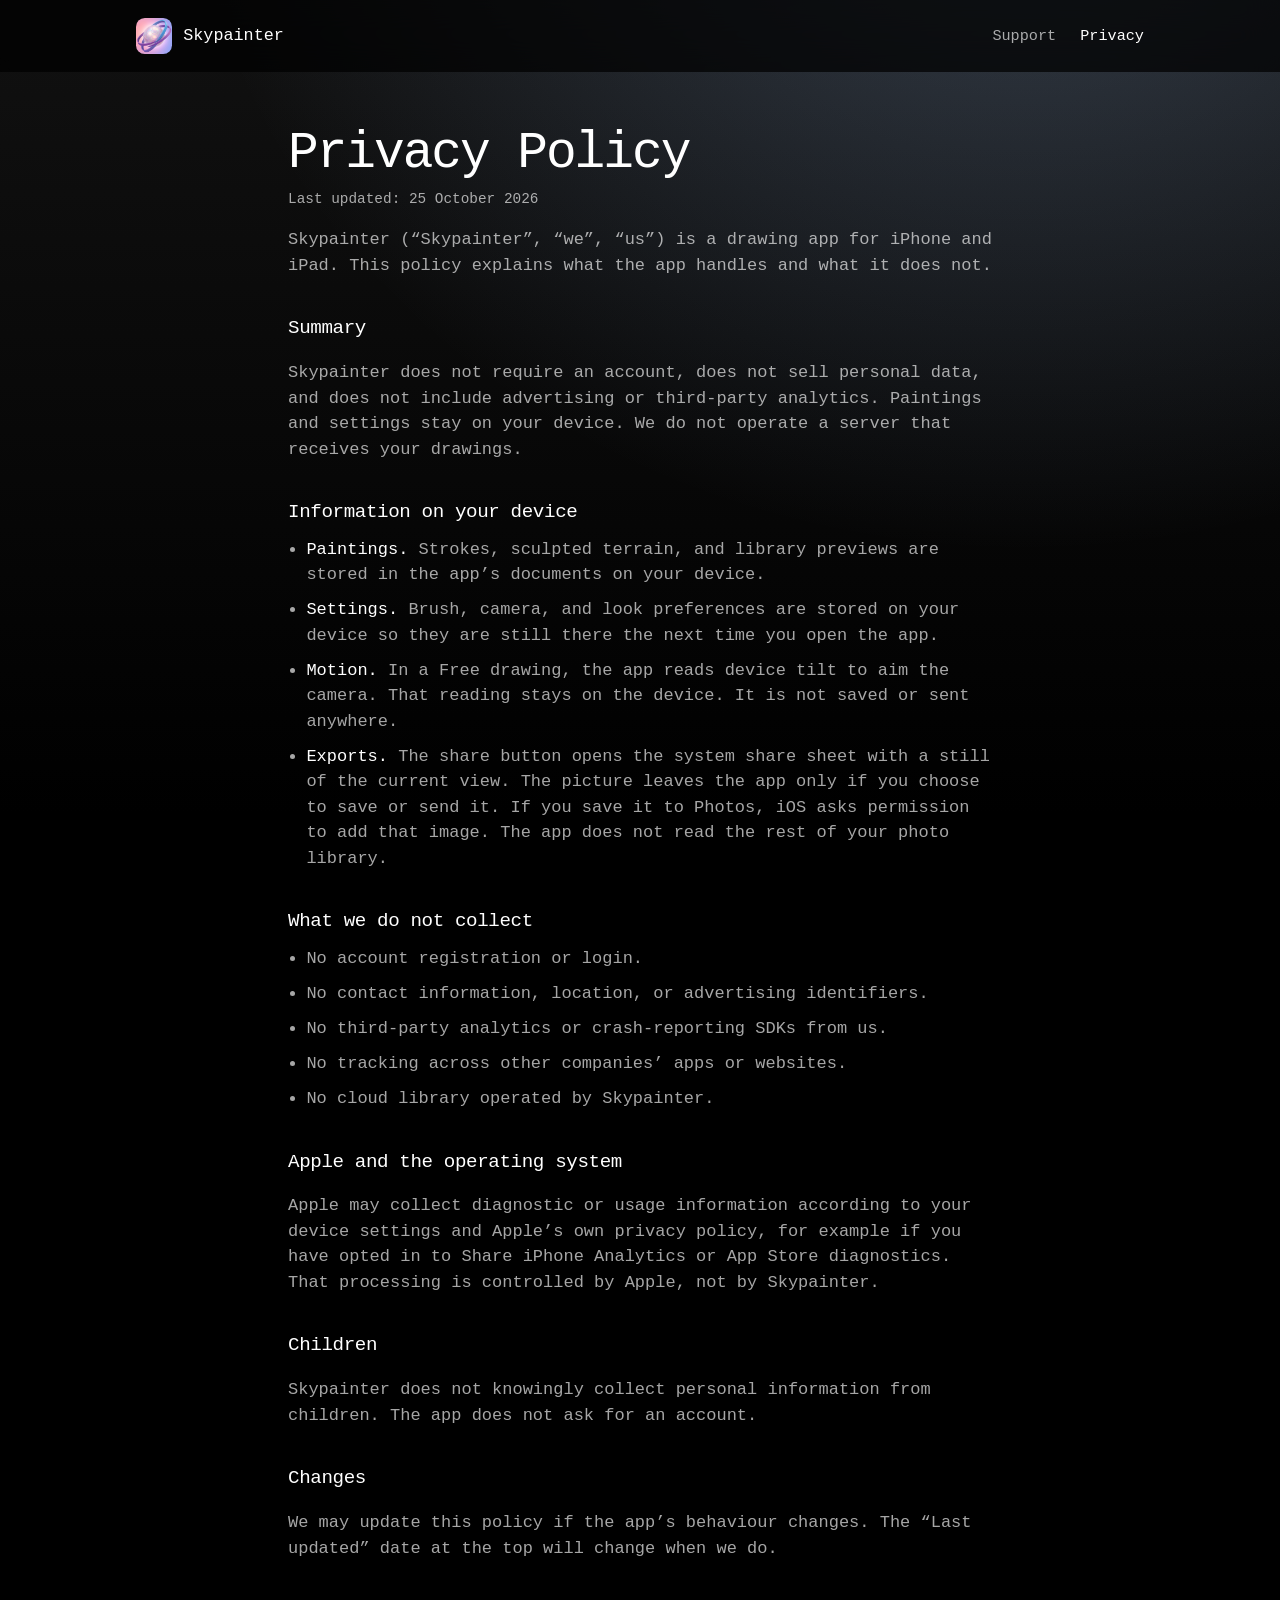
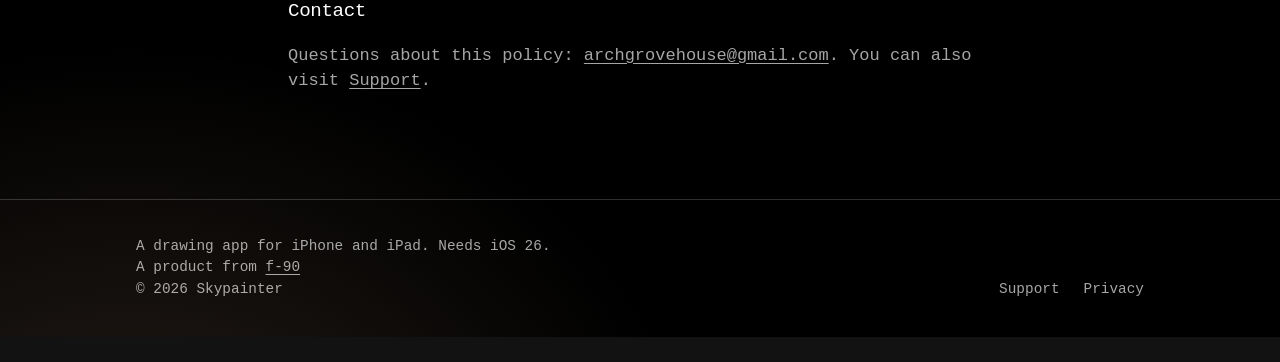
<file: privacy/index.html>
<!doctype html>
<html lang="en">
  <head>
    <meta charset="UTF-8" />
    <meta name="viewport" content="width=device-width, initial-scale=1" />
    <title>Privacy Policy — Skypainter</title>
    <meta name="description" content="Privacy policy for Skypainter on iOS." />
    <link rel="canonical" href="https://skypainter.f-90.co.uk/privacy/" />
    <link rel="icon" href="../assets/favicon-32.png?v=3" type="image/png" sizes="32x32" />
    <link rel="icon" href="../assets/app-icon-64.png?v=3" type="image/png" sizes="64x64" />
    <link rel="apple-touch-icon" href="../assets/apple-touch-icon.png?v=3" />
    <link rel="stylesheet" href="../styles.css?v=13" />
  </head>
  <body>
    <header class="siteHeader">
      <div class="frame">
        <a class="brand" href="../">
          <img
            class="brandIcon"
            src="../assets/app-icon-256.png?v=3"
            width="256"
            height="256"
            alt=""
          />
          <span class="brandName">Skypainter</span>
        </a>
        <nav class="nav" aria-label="Primary">
          <a href="../support/">Support</a>
          <a href="./" aria-current="page">Privacy</a>
        </nav>
      </div>
    </header>

    <main>
      <article class="doc">
        <h1>Privacy Policy</h1>
        <p class="meta">Last updated: 25 October 2026</p>
        <p>
          Skypainter (“Skypainter”, “we”, “us”) is a drawing app for iPhone and
          iPad. This policy explains what the app handles and what it does not.
        </p>

        <h2>Summary</h2>
        <p>
          Skypainter does not require an account, does not sell personal data,
          and does not include advertising or third-party analytics. Paintings
          and settings stay on your device. We do not operate a server that
          receives your drawings.
        </p>

        <h2>Information on your device</h2>
        <ul>
          <li>
            <strong>Paintings.</strong> Strokes, sculpted terrain, and library
            previews are stored in the app’s documents on your device.
          </li>
          <li>
            <strong>Settings.</strong> Brush, camera, and look preferences are
            stored on your device so they are still there the next time you
            open the app.
          </li>
          <li>
            <strong>Motion.</strong> In a Free drawing, the app reads device
            tilt to aim the camera. That reading stays on the device. It is not
            saved or sent anywhere.
          </li>
          <li>
            <strong>Exports.</strong> The share button opens the system share
            sheet with a still of the current view. The picture leaves the app
            only if you choose to save or send it. If you save it to Photos,
            iOS asks permission to add that image. The app does not read the
            rest of your photo library.
          </li>
        </ul>

        <h2>What we do not collect</h2>
        <ul>
          <li>No account registration or login.</li>
          <li>No contact information, location, or advertising identifiers.</li>
          <li>No third-party analytics or crash-reporting SDKs from us.</li>
          <li>No tracking across other companies’ apps or websites.</li>
          <li>No cloud library operated by Skypainter.</li>
        </ul>

        <h2>Apple and the operating system</h2>
        <p>
          Apple may collect diagnostic or usage information according to your
          device settings and Apple’s own privacy policy, for example if you
          have opted in to Share iPhone Analytics or App Store diagnostics.
          That processing is controlled by Apple, not by Skypainter.
        </p>

        <h2>Children</h2>
        <p>
          Skypainter does not knowingly collect personal information from
          children. The app does not ask for an account.
        </p>

        <h2>Changes</h2>
        <p>
          We may update this policy if the app’s behaviour changes. The “Last
          updated” date at the top will change when we do.
        </p>

        <h2>Contact</h2>
        <p>
          Questions about this policy:
          <a href="mailto:archgrovehouse@gmail.com">archgrovehouse@gmail.com</a>.
          You can also visit <a href="../support/">Support</a>.
        </p>
      </article>
    </main>

    <footer class="siteFooter">
      <div class="frame">
        <div>
          <p>A drawing app for iPhone and iPad. Needs iOS 26.</p>
          <p>
            A product from
            <a href="https://f-90.co.uk">f-90</a>
          </p>
          <p>© <span id="y"></span> Skypainter</p>
        </div>
        <nav class="footerLinks" aria-label="Legal">
          <a href="../support/">Support</a>
          <a href="./">Privacy</a>
        </nav>
      </div>
    </footer>
    <script src="../site.js"></script>
  </body>
</html>
</file>
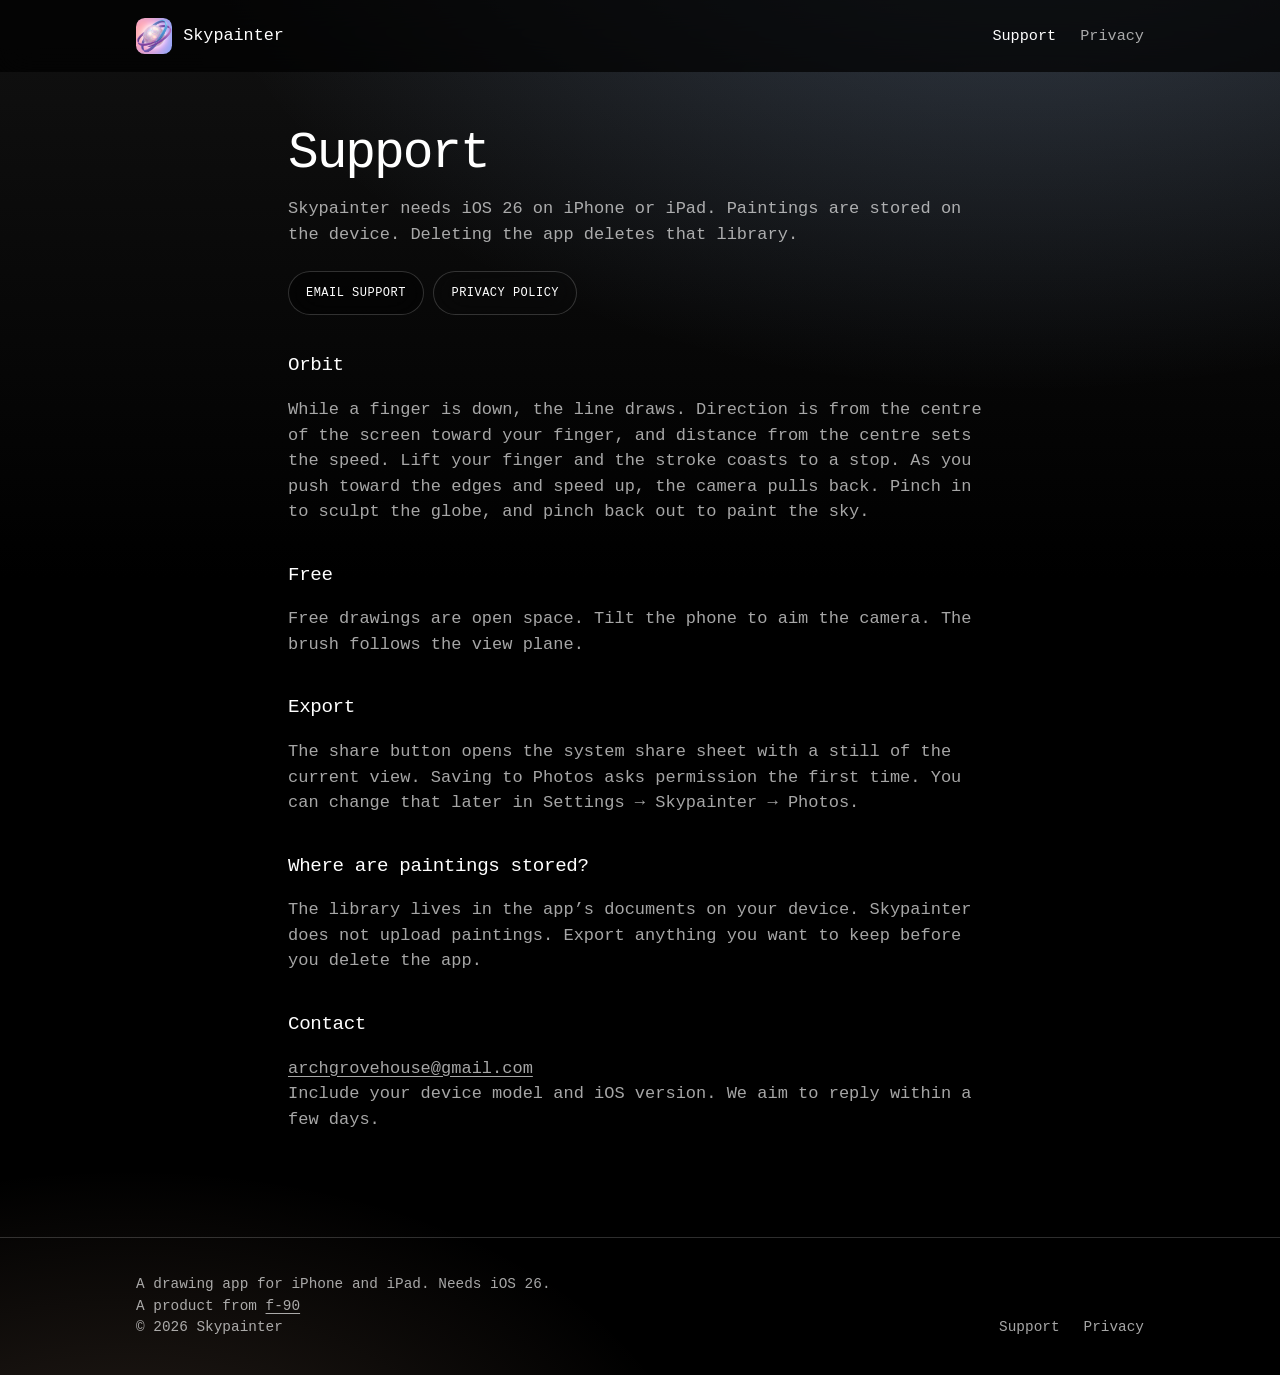
<file: support/index.html>
<!doctype html>
<html lang="en">
  <head>
    <meta charset="UTF-8" />
    <meta name="viewport" content="width=device-width, initial-scale=1" />
    <title>Support — Skypainter</title>
    <meta name="description" content="Support and contact for Skypainter on iOS." />
    <link rel="canonical" href="https://skypainter.f-90.co.uk/support/" />
    <link rel="icon" href="../assets/favicon-32.png?v=3" type="image/png" sizes="32x32" />
    <link rel="icon" href="../assets/app-icon-64.png?v=3" type="image/png" sizes="64x64" />
    <link rel="apple-touch-icon" href="../assets/apple-touch-icon.png?v=3" />
    <link rel="stylesheet" href="../styles.css?v=13" />
  </head>
  <body>
    <header class="siteHeader">
      <div class="frame">
        <a class="brand" href="../">
          <img
            class="brandIcon"
            src="../assets/app-icon-256.png?v=3"
            width="256"
            height="256"
            alt=""
          />
          <span class="brandName">Skypainter</span>
        </a>
        <nav class="nav" aria-label="Primary">
          <a href="./" aria-current="page">Support</a>
          <a href="../privacy/">Privacy</a>
        </nav>
      </div>
    </header>

    <main>
      <article class="doc">
        <h1>Support</h1>
        <p>
          Skypainter needs iOS 26 on iPhone or iPad. Paintings are stored on
          the device. Deleting the app deletes that library.
        </p>

        <div class="actions">
          <a
            class="button"
            href="mailto:archgrovehouse@gmail.com?subject=Skypainter%20support"
          >
            Email support
          </a>
          <a class="button secondary" href="../privacy/">Privacy Policy</a>
        </div>

        <h2>Orbit</h2>
        <p>
          While a finger is down, the line draws. Direction is from the centre
          of the screen toward your finger, and distance from the centre sets
          the speed. Lift your finger and the stroke coasts to a stop. As you
          push toward the edges and speed up, the camera pulls back. Pinch in
          to sculpt the globe, and pinch back out to paint the sky.
        </p>

        <h2>Free</h2>
        <p>
          Free drawings are open space. Tilt the phone to aim the camera. The
          brush follows the view plane.
        </p>

        <h2>Export</h2>
        <p>
          The share button opens the system share sheet with a still of the
          current view. Saving to Photos asks permission the first time. You
          can change that later in Settings → Skypainter → Photos.
        </p>

        <h2>Where are paintings stored?</h2>
        <p>
          The library lives in the app’s documents on your device. Skypainter
          does not upload paintings. Export anything you want to keep before
          you delete the app.
        </p>

        <h2>Contact</h2>
        <p>
          <a href="mailto:archgrovehouse@gmail.com">archgrovehouse@gmail.com</a>
          <br />
          Include your device model and iOS version. We aim to reply within a
          few days.
        </p>
      </article>
    </main>

    <footer class="siteFooter">
      <div class="frame">
        <div>
          <p>A drawing app for iPhone and iPad. Needs iOS 26.</p>
          <p>
            A product from
            <a href="https://f-90.co.uk">f-90</a>
          </p>
          <p>© <span id="y"></span> Skypainter</p>
        </div>
        <nav class="footerLinks" aria-label="Legal">
          <a href="./">Support</a>
          <a href="../privacy/">Privacy</a>
        </nav>
      </div>
    </footer>
    <script src="../site.js"></script>
  </body>
</html>
</file>
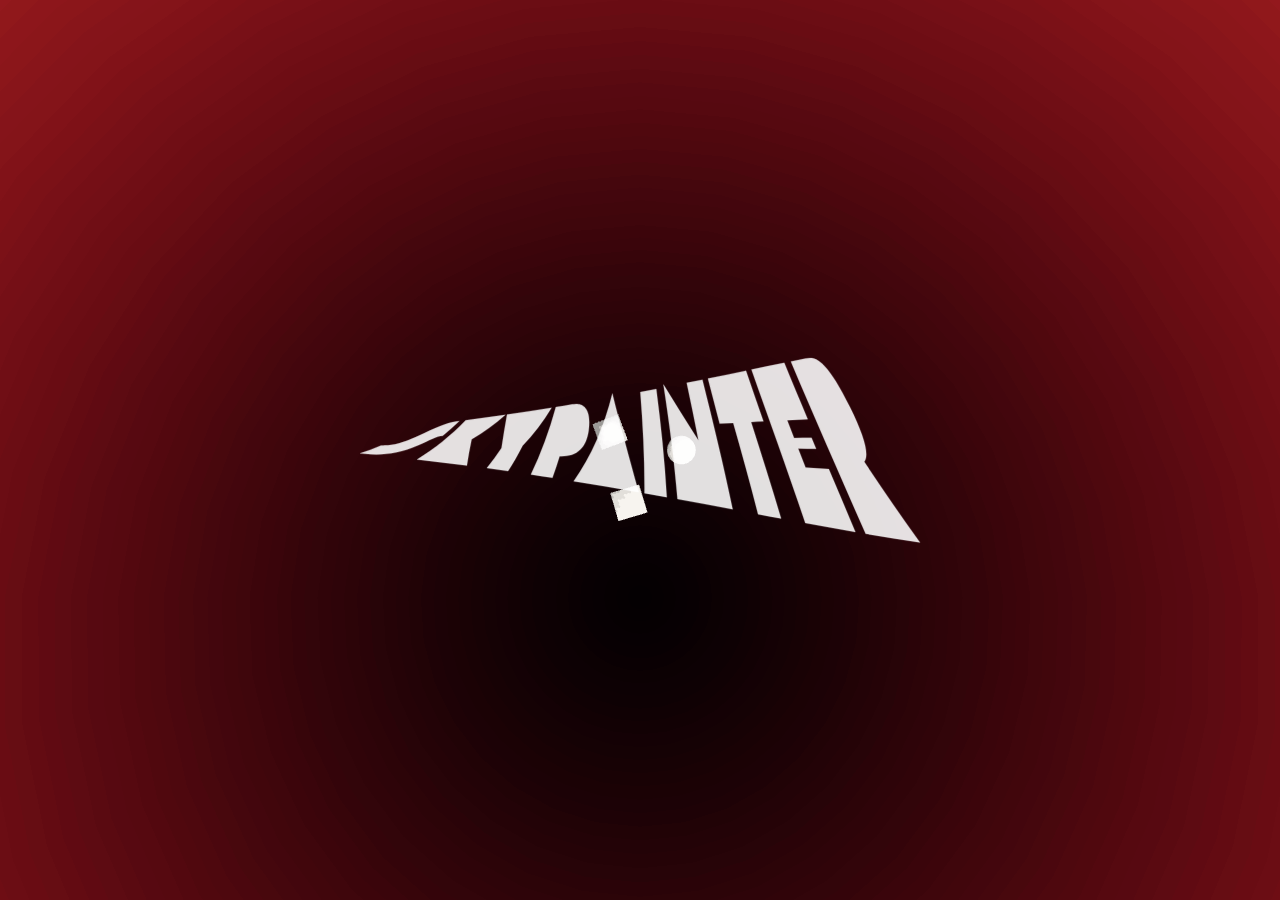
<file: web/index.html>
<!doctype html>
<html lang="en">
  <head>
    <meta charset="UTF-8" />
    <link rel="icon" type="image/png" sizes="32x32" href="/web/favicon-32.png" />
    <link rel="icon" type="image/png" sizes="64x64" href="/web/favicon-64.png" />
    <link rel="apple-touch-icon" href="/web/apple-touch-icon.png" />
    <meta
      name="viewport"
      content="width=device-width, initial-scale=1.0, maximum-scale=1.0, user-scalable=no, viewport-fit=cover"
    />
    <meta name="apple-mobile-web-app-capable" content="yes" />
    <meta name="theme-color" content="#000000" />
    <title>Skypainter</title>
    <script type="module" crossorigin src="/web/assets/index-CgEptqzo.js"></script>
    <link rel="stylesheet" crossorigin href="/web/assets/index-CdPwsW4W.css">
  </head>
  <body>
    <div id="app">
      <canvas id="viewport"></canvas>
      <div id="home" hidden></div>
      <div id="chrome" hidden></div>
      <div id="sheet" hidden></div>
    </div>
  </body>
</html>
</file>
<file: styles.css>
:root {
  color-scheme: dark;
  --ink: #ffffff;
  --ink-dim: rgba(255, 255, 255, 0.65);
  --muted: rgba(255, 255, 255, 0.65);
  --line: rgba(255, 255, 255, 0.18);
  --bg: #000000;
  --bg-rise: #111111;
  --card: rgba(8, 8, 8, 0.92);
  --dawn: #f3c2a0;
  --sky: #9ec0ef;
  --accent: #34dba0;
  --glass: rgba(0, 0, 0, 0.45);
  --glass-strong: rgba(255, 255, 255, 0.92);
  --glass-border: rgba(255, 255, 255, 0.18);
  --gap: 8px;
  --icon: 44px;
  --space-xs: 0.35rem;
  --space-s: 0.6rem;
  --space-m: 1rem;
  --space-l: 1.5rem;
  --space-xl: 2.25rem;
  --space-2xl: 3.5rem;
  --space-3xl: 5.5rem;
  --radius: 1.25rem;
  --page-pad: clamp(1.25rem, 4vw, 2.5rem);
  --content: 68rem;
  --font: "SF Pro Mono", "SF Mono", ui-monospace, Menlo, monospace;
  --measure: 40rem;
  font-family: var(--font);
  font-weight: 400;
  font-synthesis: none;
  text-rendering: optimizeLegibility;
  -webkit-font-smoothing: antialiased;
}

*,
*::before,
*::after {
  box-sizing: border-box;
  font-family: inherit;
  font-weight: inherit;
}

html {
  color-scheme: dark;
}

body {
  margin: 0;
  min-height: 100vh;
  color: var(--ink);
  background:
    radial-gradient(120% 70% at 80% -10%, color-mix(in srgb, var(--sky) 28%, transparent), transparent 55%),
    radial-gradient(90% 50% at 10% 110%, color-mix(in srgb, var(--dawn) 16%, transparent), transparent 50%),
    linear-gradient(180deg, var(--bg-rise), var(--bg) 42%);
  font-family: var(--font);
  font-size: 1.0625rem;
  font-weight: 400;
  line-height: 1.5;
  letter-spacing: 0;
}

img {
  max-width: 100%;
  height: auto;
}

a {
  color: inherit;
  text-underline-offset: 0.18em;

  &:hover {
    color: var(--dawn);
  }

  &:focus-visible {
    outline: 2px solid var(--sky);
    outline-offset: 3px;
  }
}

.frame {
  width: min(100%, var(--content));
  margin-inline: auto;
  padding-inline: var(--page-pad);
}

.siteHeader {
  position: sticky;
  top: 0;
  z-index: 2;
  background: color-mix(in srgb, var(--bg) 72%, transparent);
  backdrop-filter: blur(16px);

  & .frame {
    display: flex;
    align-items: center;
    justify-content: space-between;
    gap: var(--space-m);
    min-height: 4.5rem;
  }
}

.brand {
  display: inline-flex;
  align-items: center;
  gap: 0.7rem;
  color: var(--ink);
  font-weight: 400;
  letter-spacing: 0;
  text-decoration: none;

  &:hover {
    color: var(--ink);
  }
}

.brandIcon {
  width: 2.25rem;
  height: 2.25rem;
  border-radius: 0.55rem;
}

.brandName {
  font-size: 1.05rem;
}

.nav {
  display: flex;
  gap: var(--space-l);

  & a {
    color: var(--muted);
    font-size: 0.95rem;
    text-decoration: none;

    &[aria-current="page"] {
      color: var(--ink);
    }
  }
}

.hero {
  padding-block: var(--space-3xl) var(--space-2xl);

  & .frame {
    display: grid;
    gap: var(--space-l);
    max-width: calc(var(--measure) + (var(--page-pad) * 2));
  }

  & h1 {
    margin: 0;
    max-width: 12ch;
    font-size: clamp(2.6rem, 7vw, 4.4rem);
    font-weight: 400;
    line-height: 0.98;
    letter-spacing: -0.045em;
    background: linear-gradient(115deg, var(--dawn) 8%, var(--ink) 42%, var(--sky) 88%);
    -webkit-background-clip: text;
    background-clip: text;
    color: transparent;
  }
}

.eyebrow {
  margin: 0;
  color: var(--dawn);
  font-size: 0.82rem;
  font-weight: 400;
  letter-spacing: 0.12em;
  text-transform: uppercase;
}

.lede {
  margin: 0;
  max-width: 36rem;
  color: var(--muted);
  font-size: 1.2rem;
  line-height: 1.45;
}

.points {
  padding-bottom: var(--space-3xl);

  & ul {
    display: grid;
    gap: var(--space-m);
    margin: 0;
    padding: 0;
    list-style: none;
  }

  & li {
    padding: var(--space-l);
    border: 1px solid var(--line);
    border-radius: var(--radius);
    background: var(--card);
  }

  & h2 {
    margin: 0 0 var(--space-xs);
    font-size: 1.15rem;
    font-weight: 400;
    letter-spacing: -0.03em;
  }

  & p {
    margin: 0;
    color: var(--muted);
  }
}

@media (min-width: 48rem) {
  .points ul {
    grid-template-columns: repeat(3, 1fr);
  }
}

.doc {
  width: min(100%, calc(44rem + (var(--page-pad) * 2)));
  margin-inline: auto;
  padding: var(--space-2xl) var(--page-pad) var(--space-3xl);

  & h1 {
    margin: 0 0 var(--space-s);
    font-size: clamp(2.2rem, 5vw, 3.2rem);
    font-weight: 400;
    letter-spacing: -0.04em;
    line-height: 1;
  }

  & h2 {
    margin: var(--space-xl) 0 var(--space-s);
    font-size: 1.2rem;
    font-weight: 400;
    letter-spacing: -0.02em;
  }

  & p,
  & li {
    color: var(--muted);
  }

  & strong {
    color: var(--ink);
    font-weight: 400;
  }

  & ul {
    display: grid;
    gap: var(--space-s);
    margin: 0;
    padding-left: 1.15rem;
  }

  & .meta {
    margin-top: 0;
    font-size: 0.9rem;
  }
}

.actions {
  display: flex;
  flex-wrap: wrap;
  gap: var(--space-s);
  margin-top: var(--space-l);
}

/* Matches skypainter-web `.glass-pill`. */
.glass-pill,
.button {
  appearance: none;
  display: inline-flex;
  align-items: center;
  justify-content: center;
  gap: 6px;
  height: var(--icon);
  min-height: var(--icon);
  padding: 0 18px;
  border: 0;
  border-radius: 999px;
  background: var(--glass);
  color: var(--ink);
  box-shadow: inset 0 0 0 1px var(--glass-border);
  backdrop-filter: blur(18px) saturate(0.6);
  -webkit-backdrop-filter: blur(18px) saturate(0.6);
  font: 400 12px/1 var(--font);
  letter-spacing: 0.04em;
  text-transform: uppercase;
  text-decoration: none;
  cursor: pointer;
  transition: transform 0.12s ease, background 0.16s ease, color 0.16s ease;

  &:hover {
    color: var(--ink);
    background: rgba(0, 0, 0, 0.55);
  }

  &:active {
    transform: scale(0.96);
  }

  &:focus-visible {
    outline: 2px solid var(--ink);
    outline-offset: 3px;
  }

  &.secondary {
    background: transparent;

    &:hover {
      color: var(--ink);
      background: rgba(255, 255, 255, 0.08);
    }
  }
}

.siteFooter {
  border-top: 1px solid var(--line);

  & .frame {
    display: flex;
    flex-wrap: wrap;
    align-items: flex-end;
    justify-content: space-between;
    gap: var(--space-l);
    padding-block: var(--space-xl);
  }

  & p {
    margin: 0;
    color: var(--muted);
    font-size: 0.9rem;
  }

  & .footerLinks {
    display: flex;
    gap: var(--space-l);
    margin-left: auto;

    & a {
      color: var(--muted);
      font-size: 0.9rem;
      text-decoration: none;
    }
  }
}
</file>
<file: web/assets/index-CdPwsW4W.css>
:root{--lightningcss-light: ;--lightningcss-dark:initial;color-scheme:dark;--ink:#fff;--ink-dim:#ffffffa6;--ink-faint:#ffffff73;--glass:#00000073;--glass-strong:#ffffffeb;--glass-border:#ffffff2e;--accent:#34dba0;--gap:8px;--icon:44px;--safe-top:env(safe-area-inset-top,0px);--safe-bottom:env(safe-area-inset-bottom,0px);--safe-left:env(safe-area-inset-left,0px);--safe-right:env(safe-area-inset-right,0px);--font:"SF Pro Mono", "SF Mono", ui-monospace, Menlo, monospace;font-family:var(--font);font-synthesis:none;text-rendering:optimizelegibility;-webkit-font-smoothing:antialiased;font-weight:400}*{box-sizing:border-box;font-family:inherit;font-weight:inherit}button,input,select,textarea{font:inherit;font-weight:400}[hidden]{display:none!important}html,body,#app{touch-action:none;-webkit-user-select:none;user-select:none;background:#000;width:100%;height:100%;margin:0;overflow:hidden}#viewport{width:100%;height:100%;transition:filter .28s cubic-bezier(.22,1,.36,1);display:block;position:absolute;inset:0}body.overlay-open #viewport{filter:blur(14px)saturate(.85)brightness(.72);pointer-events:none}body.overlay-open #chrome,body.overlay-open #chrome .hit{pointer-events:none}#chrome{pointer-events:none;z-index:2;opacity:0;transition:opacity .36s cubic-bezier(.22,1,.36,1);position:absolute;inset:0}#chrome[data-phase=in]{opacity:1}#chrome .hit{pointer-events:auto}.chrome-row{gap:var(--gap);align-items:center;display:flex;position:absolute}.chrome-row.top-left{top:calc(var(--safe-top) + 10px);left:calc(var(--safe-left) + 12px)}.chrome-row.top-right{top:calc(var(--safe-top) + 10px);right:calc(var(--safe-right) + 12px)}.chrome-row.bottom-left{bottom:calc(var(--safe-bottom) + 14px);left:calc(var(--safe-left) + 12px);flex-direction:column;align-items:flex-start}.chrome-row.bottom-right{bottom:calc(var(--safe-bottom) + 14px);right:calc(var(--safe-right) + 12px)}.chrome-row.bottom-center{bottom:calc(var(--safe-bottom) + 14px);left:50%;transform:translate(-50%)}.glass-btn,.glass-pill{appearance:none;color:var(--ink);background:var(--glass);-webkit-backdrop-filter:blur(18px)saturate(.6);box-shadow:inset 0 0 0 1px var(--glass-border);cursor:pointer;border:0;justify-content:center;align-items:center;gap:6px;transition:transform .12s,background .16s,color .16s;display:inline-flex}.glass-btn{width:var(--icon);height:var(--icon);flex:0 0 var(--icon);border-radius:999px}.glass-btn .btn-icon,.undo-pill .btn-icon,.glass-pill .btn-icon{stroke:currentColor;fill:none;stroke-linecap:round;stroke-linejoin:round;stroke-width:1.75px;pointer-events:none;flex:0 0 18px;width:18px;height:18px;display:block}.glass-btn.selected,.glass-pill.selected{background:var(--glass-strong);color:#111;box-shadow:none}.glass-btn:active,.glass-pill:active{transform:scale(.96)}.glass-btn:disabled{opacity:.35;cursor:default}.glass-pill{height:var(--icon);font:400 12px/1 var(--font);letter-spacing:.04em;text-transform:uppercase;border-radius:999px;padding:0 18px}.glass-pill.mono{font-family:var(--font);letter-spacing:0;text-transform:uppercase;font-weight:400}.undo-pill{height:var(--icon);background:var(--glass);-webkit-backdrop-filter:blur(18px)saturate(.6);box-shadow:inset 0 0 0 1px var(--glass-border);border-radius:999px;align-items:center;display:inline-flex;overflow:hidden}.undo-pill button{width:36px;height:100%;color:var(--ink);cursor:pointer;background:0 0;border:0;justify-content:center;align-items:center;margin:0;padding:0;line-height:0;display:inline-flex}.undo-pill button .btn-icon{margin:0;display:block}.undo-pill button:disabled{opacity:.35}.guide{pointer-events:none;border:1px solid #ffffff59;border-radius:999px;width:54px;height:54px;margin:-27px 0 0 -27px;position:absolute;top:50%;left:50%}.guide:after{content:"";background:#ffffffd9;border-radius:999px;width:4px;height:4px;margin:-2px 0 0 -2px;position:absolute;top:50%;left:50%}#chrome .fadeable{opacity:1;transition:opacity .2s}.chrome-faded #chrome .fadeable{opacity:0;pointer-events:none}@media (prefers-reduced-motion:reduce){#chrome .fadeable{transition-duration:.01ms}}#sheet{z-index:5;pointer-events:none;padding:0 12px calc(var(--safe-bottom) + 12px);flex-direction:column;justify-content:flex-end;align-items:center;display:flex;position:absolute;inset:0}#sheet.sheet-open{pointer-events:auto}.sheet-scrim{-webkit-backdrop-filter:blur(2px);cursor:pointer;opacity:0;background:#0006;transition:opacity .18s;position:absolute;inset:0}.sheet-open .sheet-scrim{opacity:1}.sheet-card{z-index:1;-webkit-backdrop-filter:blur(28px)saturate(.35);width:100%;max-width:520px;box-shadow:none;color:var(--ink);pointer-events:auto;opacity:0;will-change:transform, opacity;background:#080808f0;border:0;border-radius:24px;margin:0 auto;padding:22px 20px 18px;transition:opacity .18s,transform .2s cubic-bezier(.22,1,.36,1);position:relative;transform:translateY(14px)}.sheet-open .sheet-card{opacity:1;transform:translate(0,0)}@media (prefers-reduced-motion:reduce){.sheet-scrim,.sheet-card{transition-duration:.01ms}}.sheet-header{justify-content:space-between;align-items:center;gap:12px;margin-bottom:14px;display:flex}.sheet-header-lead{align-items:center;gap:10px;min-width:0;display:flex}.sheet-header h2{letter-spacing:.04em;text-transform:uppercase;margin:0;font-size:16px;font-weight:400}.sheet-section-label{font:400 11px/1 var(--font);letter-spacing:.06em;text-transform:uppercase;color:var(--ink-faint);margin:16px 0 8px}.color-wheel-btn{width:28px;height:28px;display:block;position:relative}.color-wheel-ring{background:conic-gradient(red,#ff0,#0f0,#0ff,#00f,#f0f,red);border-radius:999px;position:absolute;inset:0;-webkit-mask:radial-gradient(farthest-side,#0000 calc(100% - 3px),#000 calc(100% - 2px));mask:radial-gradient(farthest-side,#0000 calc(100% - 3px),#000 calc(100% - 2px))}.color-wheel-core{border-radius:999px;position:absolute;inset:6px;box-shadow:inset 0 0 0 1px #ffffff47}.glass-btn .color-wheel-btn{width:22px;height:22px;margin:0 auto}.glass-btn .color-wheel-core{inset:5px}.sheet-grid{grid-template-columns:repeat(3,1fr);gap:10px;display:grid}.sky-pill{cursor:pointer;height:88px;color:var(--ink);font:400 12px/1 var(--font);text-transform:uppercase;letter-spacing:0;border:0;border-radius:20px;justify-content:flex-start;align-items:flex-end;padding:10px 12px;display:flex;position:relative;overflow:hidden;box-shadow:inset 0 0 0 1px #fff3}.sky-pill.selected{box-shadow:inset 0 0 0 2px #fff}.sky-pill span{z-index:1;-webkit-backdrop-filter:blur(10px);letter-spacing:.02em;text-shadow:0 1px 2px #00000059;background:#0000008c;border-radius:999px;padding:4px 10px;position:relative}.choice-grid{grid-template-columns:repeat(3,1fr);gap:6px;display:grid}.choice{color:var(--ink-dim);cursor:pointer;font:400 10px/1.2 var(--font);background:#ffffff14;border:0;border-radius:12px;padding:10px 6px}.choice.selected{color:#111;background:#fff}.field{gap:6px;margin-top:12px;display:grid}.field label{color:var(--ink-dim);justify-content:space-between;font-size:13px;display:flex}.field input[type=range]{accent-color:#fff;width:100%}.toggle-row{color:var(--ink-dim);justify-content:space-between;align-items:center;margin-top:14px;font-size:13px;display:flex}.toggle-row input{accent-color:var(--accent);width:42px;height:24px}.globe-panel .globe-section{margin-top:18px}.globe-panel .globe-section h3{letter-spacing:.6px;text-transform:uppercase;color:var(--ink-faint);margin:0 0 10px;font-size:11px;font-weight:400}.globe-panel .globe-material-grid{grid-template-columns:repeat(4,1fr);gap:6px;display:grid}.globe-panel .globe-material{color:var(--ink-dim);cursor:pointer;font:400 11px/1.2 var(--font);background:#ffffff14;border:0;border-radius:12px;flex-direction:column;align-items:center;gap:6px;padding:12px 4px 10px;display:flex}.globe-panel .globe-material.selected{background:var(--glass-strong);color:#111}.flash{opacity:0;pointer-events:none;z-index:8;background:#fff;transition:opacity .12s;position:absolute;inset:0}.flash.on{opacity:.7}#home{z-index:6;pointer-events:none;position:absolute;inset:0}.sculpt-pill{height:var(--icon);background:var(--glass);-webkit-backdrop-filter:blur(18px)saturate(.6);box-shadow:inset 0 0 0 1px var(--glass-border);border-radius:999px;gap:4px;padding:4px;display:flex}.sculpt-seg{appearance:none;min-width:62px;height:calc(var(--icon) - 8px);color:var(--ink-dim);font:400 12px/1 var(--font);letter-spacing:.04em;text-transform:uppercase;cursor:pointer;background:0 0;border:0;border-radius:999px;padding:0 14px;transition:background .16s,color .16s}.sculpt-seg.selected{background:var(--glass-strong);color:#111}#chrome[data-mode=layers] .paint-tools,#chrome[data-mode=layers] .sculpt-tools{gap:var(--gap)}.sheet-card:has(.option-section){max-height:calc(100dvh - var(--safe-top) - var(--safe-bottom) - 90px);overscroll-behavior:contain;touch-action:pan-y;overflow-y:auto}.option-section{margin-top:18px}.option-section h3{letter-spacing:.6px;text-transform:uppercase;color:var(--ink-faint);margin:0 0 2px;font-size:11px;font-weight:400}.option-section .field [data-readout]{font:400 12px/1 var(--font);color:var(--ink-faint)}.choice-grid+.option-section{margin-top:14px}.option-stepper{color:var(--ink-dim);justify-content:space-between;align-items:center;margin-top:12px;font-size:13px;display:flex}.option-stepper .option-stepper-controls{flex-direction:row-reverse;align-items:center;gap:6px;display:flex}.option-stepper .option-stepper-controls button{width:32px;height:28px;color:var(--ink);cursor:pointer;font:400 16px/1 var(--font);background:#ffffff1f;border:0;border-radius:8px}.option-stepper .option-stepper-controls button:active{background:#ffffff3d}.option-stepper .option-value{text-align:right;min-width:20px;font:400 12px/1 var(--font);color:var(--ink-faint);margin-right:6px}._root_18pru_1{gap:14px;margin-top:4px;display:grid}._presets_18pru_7{flex-wrap:wrap;gap:8px;display:flex}._swatch_18pru_13{appearance:none;cursor:pointer;border:1px solid #ffffff26;border-radius:999px;width:28px;height:28px;padding:0;box-shadow:inset 0 0 0 1px #0000001f}._swatch_18pru_13._selected_18pru_23{border-color:#ffffffeb;box-shadow:0 0 0 2px #ffffff59,inset 0 0 0 1px #0000001f}._picker_18pru_31{touch-action:none;-webkit-user-select:none;user-select:none;grid-template-columns:1fr 18px;align-items:stretch;gap:12px;min-height:168px;display:grid}._sv_18pru_41{cursor:crosshair;background:linear-gradient(to top, #000, transparent), linear-gradient(to right, #fff, transparent), var(--picker-hue,red);border-radius:14px;position:relative;overflow:hidden;box-shadow:inset 0 0 0 1px #ffffff24}._hue_18pru_54{cursor:ns-resize;background:linear-gradient(red 0%,#ff0 17%,#0f0 33%,#0ff 50%,#00f 67%,#f0f 83%,red 100%);border-radius:999px;position:relative;box-shadow:inset 0 0 0 1px #ffffff24}._knob_18pru_71{pointer-events:none;background:var(--knob-fill,#fff);border:2px solid #fff;border-radius:999px;width:18px;height:18px;position:absolute;transform:translate(-50%,-50%);box-shadow:0 1px 4px #00000073,inset 0 0 0 1px #00000040}._hueKnob_18pru_85{background:#fff;border-radius:6px;width:22px;height:10px;left:50%;transform:translate(-50%,-50%)}._meta_18pru_94{align-items:center;gap:10px;display:flex}._preview_18pru_100{border-radius:999px;flex:none;width:36px;height:36px;box-shadow:inset 0 0 0 1px #ffffff59,0 0 0 1px #0003}._hexField_18pru_110{min-width:0;color:var(--ink-faint);flex:auto;gap:2px;font-size:12px;display:grid}._hexField_18pru_110 input{appearance:none;width:100%;color:var(--ink);font:400 12px/1.2 var(--font);letter-spacing:.04em;text-transform:uppercase;background:#ffffff14;border:0;border-radius:10px;padding:8px 10px;box-shadow:inset 0 0 0 1px #ffffff1a}._hexField_18pru_110 input:focus{outline:none;box-shadow:inset 0 0 0 1px #ffffff59}._native_18pru_138{cursor:pointer;border-radius:999px;flex:none;width:36px;height:36px;position:relative;overflow:hidden;box-shadow:inset 0 0 0 1px #ffffff47}._native_18pru_138 input{cursor:pointer;opacity:0;border:0;width:calc(100% + 16px);height:calc(100% + 16px);padding:0;position:absolute;inset:-8px}._home_p3q0f_2{pointer-events:none;color:var(--ink);opacity:0;transition:opacity .36s cubic-bezier(.22,1,.36,1);position:absolute;inset:0}._home_p3q0f_2[data-phase=in]{opacity:1}._home_p3q0f_2>:not([data-logotype]){transition:opacity .3s,transform .3s}._home_p3q0f_2 button{pointer-events:auto}._home_p3q0f_2[data-state=intro]>:not([data-logotype]),._home_p3q0f_2[data-state=leaving]>*{opacity:0}._home_p3q0f_2[data-state=leaving]>._footer_p3q0f_29{transform:translateY(12px)}._home_p3q0f_2[data-state=intro] button,._home_p3q0f_2[data-state=leaving] button{pointer-events:none}._logotype_p3q0f_40{z-index:2;pointer-events:none;place-items:center;transition:none;display:grid;position:absolute;inset:0}._logotype_p3q0f_40 svg{transform-origin:50%;will-change:transform, filter, opacity;width:min(88vw,560px);height:auto;overflow:visible}._logotype_p3q0f_40 path{fill:#ffffffe0;stroke:#ffffff59;stroke-width:2px;paint-order:stroke fill}._settings_p3q0f_65{top:calc(var(--safe-top) + 10px);right:calc(var(--safe-right) + 12px);position:absolute}._bottomLeft_p3q0f_71{bottom:calc(var(--safe-bottom) + 14px);left:calc(var(--safe-left) + 12px);align-items:flex-start;gap:var(--gap);flex-direction:column;display:flex;position:absolute}._sheetHost_p3q0f_82{z-index:12;padding:0 12px calc(var(--safe-bottom) + 12px);pointer-events:none;flex-direction:column;justify-content:flex-end;align-items:center;display:flex;position:absolute;inset:0}._sheetHost_p3q0f_82.sheet-open{pointer-events:auto}._sheetHost_p3q0f_82[hidden]{display:none!important}._footer_p3q0f_29{left:0;right:0;bottom:calc(var(--safe-bottom) + 14px);align-items:center;gap:var(--gap);flex-direction:column;display:flex;position:absolute}._actions_p3q0f_113{gap:var(--gap);display:flex}._action_p3q0f_113{min-width:132px}._action_p3q0f_113 .btn-icon{stroke:currentColor;fill:none;stroke-linecap:round;stroke-linejoin:round;pointer-events:none;flex:0 0 18px;width:18px;height:18px}._root_1mayv_1{z-index:7;color:var(--ink);pointer-events:auto;opacity:0;background:linear-gradient(#111,#000);flex-direction:column;transition:opacity .32s cubic-bezier(.22,1,.36,1);display:flex;position:absolute;inset:0}._root_1mayv_1[data-phase=in]{opacity:1}._header_1mayv_18{align-items:center;gap:var(--gap);padding:calc(var(--safe-top) + 10px) calc(var(--safe-right) + 12px) 10px calc(var(--safe-left) + 12px);display:flex}._header_1mayv_18 ._heading_1mayv_24{letter-spacing:.04em;text-transform:uppercase;margin:0;font-size:16px;font-weight:400;line-height:1.15}._scroll_1mayv_34{overscroll-behavior:contain;touch-action:pan-y;min-height:0;padding:6px calc(var(--safe-right) + 12px) calc(var(--safe-bottom) + 16px) calc(var(--safe-left) + 12px);flex:1;overflow-y:auto}._grid_1mayv_43{grid-template-columns:repeat(4,minmax(0,1fr));gap:2px;width:100%;display:grid}@media (width<=900px){._grid_1mayv_43{grid-template-columns:repeat(3,minmax(0,1fr))}}@media (width<=640px){._grid_1mayv_43{grid-template-columns:repeat(2,minmax(0,1fr))}}._card_1mayv_62{background:0 0;border-radius:28px;position:relative;overflow:hidden}._card_1mayv_62 ._open_1mayv_68{appearance:none;width:100%;color:inherit;text-align:left;cursor:pointer;font:inherit;background:0 0;border:0;padding:0;display:block}._card_1mayv_62 ._thumb_1mayv_81{aspect-ratio:1;background-color:#141414;background-position:50%;background-size:cover;border-radius:28px;width:100%;display:block;position:relative}._card_1mayv_62 ._date_1mayv_92{-webkit-backdrop-filter:blur(10px);letter-spacing:.02em;color:var(--ink);text-shadow:0 1px 2px #00000059;background:#0000008c;border-radius:999px;padding:4px 10px;font-size:12px;font-weight:400;position:absolute;bottom:12px;left:14px}._card_1mayv_62 ._delete_1mayv_108{flex-basis:36px;width:36px;height:36px;position:absolute;top:10px;right:10px}._card_1mayv_62 ._delete_1mayv_108 svg{width:18px;height:18px}._empty_1mayv_123{text-align:center;max-width:340px;color:var(--ink-dim);margin:18vh auto 0;padding:0 24px}._empty_1mayv_123 strong{color:var(--ink);margin-bottom:6px;font-size:18px;display:block}._usage_1mayv_138{text-align:center;color:var(--ink-faint);margin:18px auto 0;padding:0 24px;font-size:11px}._root_46v8s_1{z-index:9;pointer-events:none;color:var(--ink);position:absolute;inset:0}._root_46v8s_1._isOpen_46v8s_8{pointer-events:auto}._scrim_46v8s_13{-webkit-backdrop-filter:blur(2px);opacity:0;cursor:pointer;background:#0006;transition:opacity .2s;position:absolute;inset:0}._root_46v8s_1._isOpen_46v8s_8 ._scrim_46v8s_13{opacity:1}._card_46v8s_28{top:calc(var(--safe-top) + 4px);right:calc(var(--safe-right) + 4px);bottom:calc(var(--safe-bottom) + 4px);-webkit-backdrop-filter:blur(28px)saturate(.35);width:min(400px,100% - 8px);max-height:none;box-shadow:none;will-change:transform;background:#080808f0;border:0;border-radius:28px;flex-direction:column;padding:16px 18px;transition:transform .24s cubic-bezier(.22,1,.36,1);display:flex;position:absolute;transform:translate(calc(100% + 12px))}._root_46v8s_1._isOpen_46v8s_8 ._card_46v8s_28{transform:translate(0,0)}@media (prefers-reduced-motion:reduce){._scrim_46v8s_13,._card_46v8s_28{transition-duration:.01ms}}._header_46v8s_60{flex:none;justify-content:space-between;align-items:center;gap:12px;margin-bottom:14px;display:flex}._header_46v8s_60 h2{letter-spacing:.04em;text-transform:uppercase;margin:0;font-size:16px;font-weight:400}._body_46v8s_77{overscroll-behavior:contain;touch-action:pan-y;flex-direction:column;flex:auto;gap:4px;min-height:0;padding-bottom:8px;display:flex;overflow-y:auto}._row_46v8s_89{color:var(--ink-dim);gap:4px;font-size:13px;font-weight:400;display:grid}._row_46v8s_89 input[type=range]{width:100%;accent-color:var(--ink)}._label_46v8s_102{justify-content:space-between;display:flex}._readout_46v8s_107{font:400 12px/1 var(--font);color:var(--ink-faint)}._toggle_46v8s_112{justify-content:space-between;align-items:center;padding:4px 0;display:flex}._toggle_46v8s_112 input{accent-color:var(--accent);width:42px;height:24px}._group_46v8s_125{border-bottom:1px solid #ffffff0f}._groupHead_46v8s_129{appearance:none;width:100%;color:var(--ink-faint);cursor:pointer;font:400 11px/1 var(--font);letter-spacing:.06em;text-transform:uppercase;background:0 0;border:0;justify-content:space-between;align-items:center;padding:12px 0;display:flex}._chevron_46v8s_145{border-bottom:2px solid;border-right:2px solid;width:7px;height:7px;transition:transform .34s cubic-bezier(.22,1,.36,1);transform:rotate(-45deg)}._group_46v8s_125[data-open=true] ._chevron_46v8s_145{transform:rotate(45deg)}._fold_46v8s_159{grid-template-rows:0fr;transition:grid-template-rows .4s cubic-bezier(.22,1,.36,1);display:grid}._group_46v8s_125[data-open=true] ._fold_46v8s_159{grid-template-rows:1fr}._foldInner_46v8s_169{min-height:0;overflow:hidden}._controls_46v8s_174{opacity:0;gap:10px;padding:0 0 14px;transition:opacity .28s cubic-bezier(.22,1,.36,1),transform .34s cubic-bezier(.22,1,.36,1);display:grid;transform:translateY(-6px)}._group_46v8s_125[data-open=true] ._controls_46v8s_174{opacity:1;transition-delay:60ms;transform:translateY(0)}._reset_46v8s_192{flex:none;width:100%;margin-top:12px}@media (prefers-reduced-motion:reduce){._scrim_46v8s_13,._card_46v8s_28,._chevron_46v8s_145,._fold_46v8s_159,._controls_46v8s_174{transition:none}._card_46v8s_28{transform:none}._root_46v8s_1:not(._isOpen_46v8s_8) ._card_46v8s_28{visibility:hidden}}._toast_176e8_1{left:50%;top:calc(var(--safe-top) + 64px);z-index:20;background:var(--glass);-webkit-backdrop-filter:blur(18px)saturate(.6);max-width:min(420px,100% - 32px);box-shadow:inset 0 0 0 1px var(--glass-border);color:var(--ink);font:400 12px/1.3 var(--font);text-align:center;pointer-events:none;opacity:0;border-radius:999px;padding:10px 18px;transition:opacity .2s,transform .2s;position:absolute;transform:translate(-50%,-8px)}._toast_176e8_1._visible_176e8_21{opacity:1;transform:translate(-50%)}._toast_176e8_1._error_176e8_26{background:var(--glass-strong);color:#3a0d0d}
</file>
